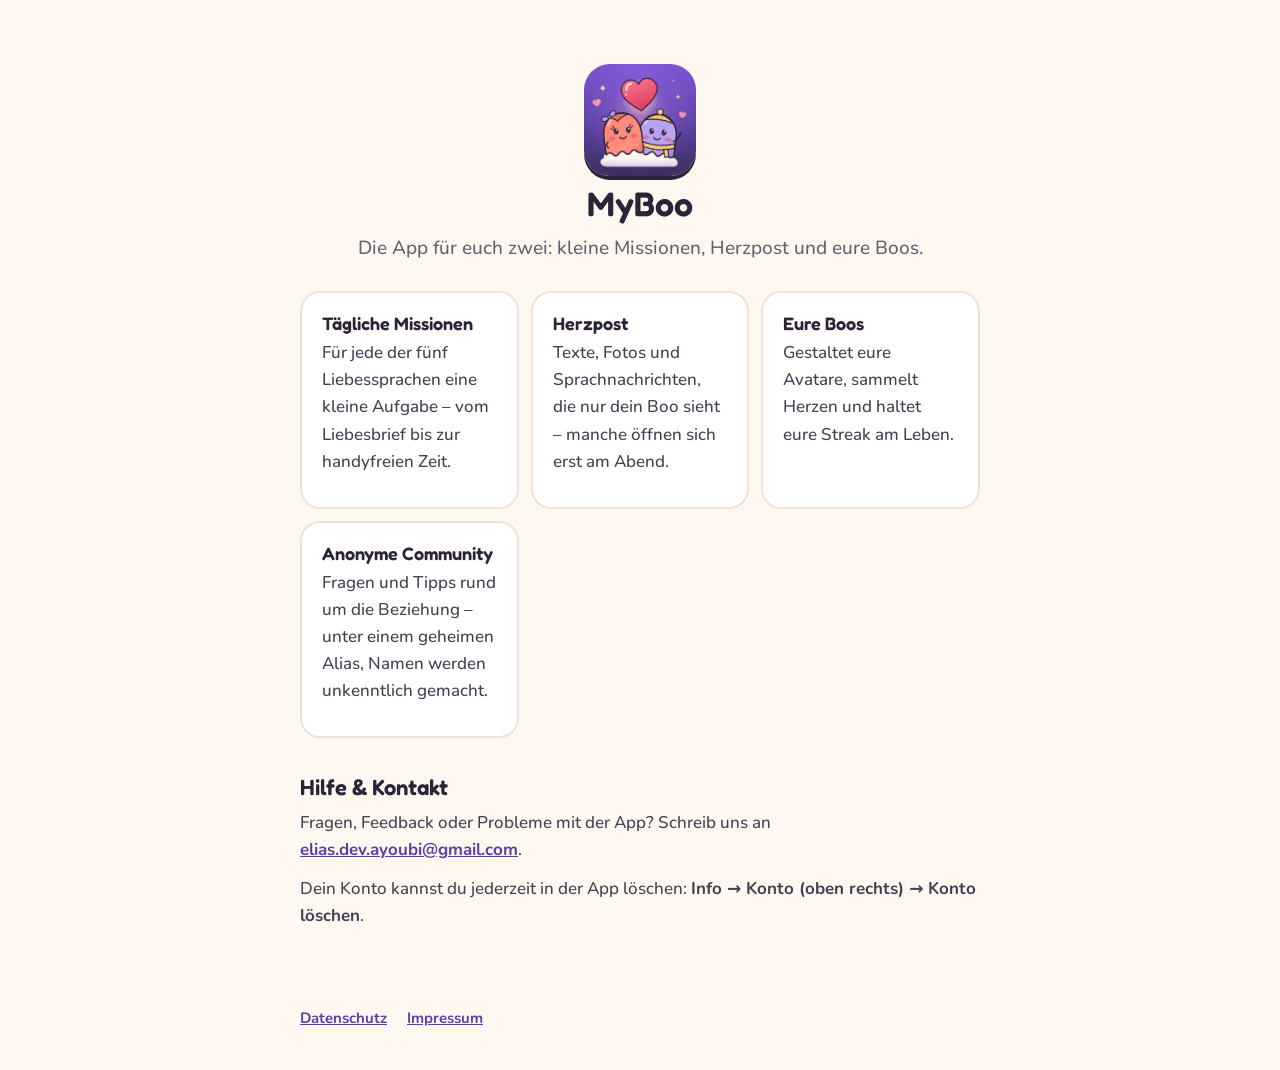
<file: index.html>
<!doctype html>
<html lang="de">
<head>
<meta charset="utf-8">
<meta name="viewport" content="width=device-width, initial-scale=1">
<title>MyBoo – die App für euch zwei</title>
<meta name="description" content="MyBoo ist die Paar-App mit Boo-Avataren, kleinen Missionen für jede Liebessprache, Herzpost und einer anonymen Community.">
<link rel="icon" href="icon.png">
<link rel="stylesheet" href="style.css">
</head>
<body>
<main>
  <section class="hero">
    <img src="icon.png" alt="MyBoo App-Icon">
    <h1>MyBoo</h1>
    <p class="lead">Die App für euch zwei: kleine Missionen, Herzpost und eure Boos.</p>
  </section>

  <div class="features">
    <div class="card">
      <h3>Tägliche Missionen</h3>
      <p>Für jede der fünf Liebessprachen eine kleine Aufgabe – vom Liebesbrief bis zur handyfreien Zeit.</p>
    </div>
    <div class="card">
      <h3>Herzpost</h3>
      <p>Texte, Fotos und Sprachnachrichten, die nur dein Boo sieht – manche öffnen sich erst am Abend.</p>
    </div>
    <div class="card">
      <h3>Eure Boos</h3>
      <p>Gestaltet eure Avatare, sammelt Herzen und haltet eure Streak am Leben.</p>
    </div>
    <div class="card">
      <h3>Anonyme Community</h3>
      <p>Fragen und Tipps rund um die Beziehung – unter einem geheimen Alias, Namen werden unkenntlich gemacht.</p>
    </div>
  </div>

  <h2>Hilfe &amp; Kontakt</h2>
  <p>Fragen, Feedback oder Probleme mit der App? Schreib uns an <a href="mailto:elias.dev.ayoubi@gmail.com">elias.dev.ayoubi@gmail.com</a>.</p>
  <p>Dein Konto kannst du jederzeit in der App löschen: <strong>Info → Konto (oben rechts) → Konto löschen</strong>.</p>
</main>
<footer>
  <a href="datenschutz.html">Datenschutz</a>
  <a href="impressum.html">Impressum</a>
</footer>
</body>
</html>
</file>
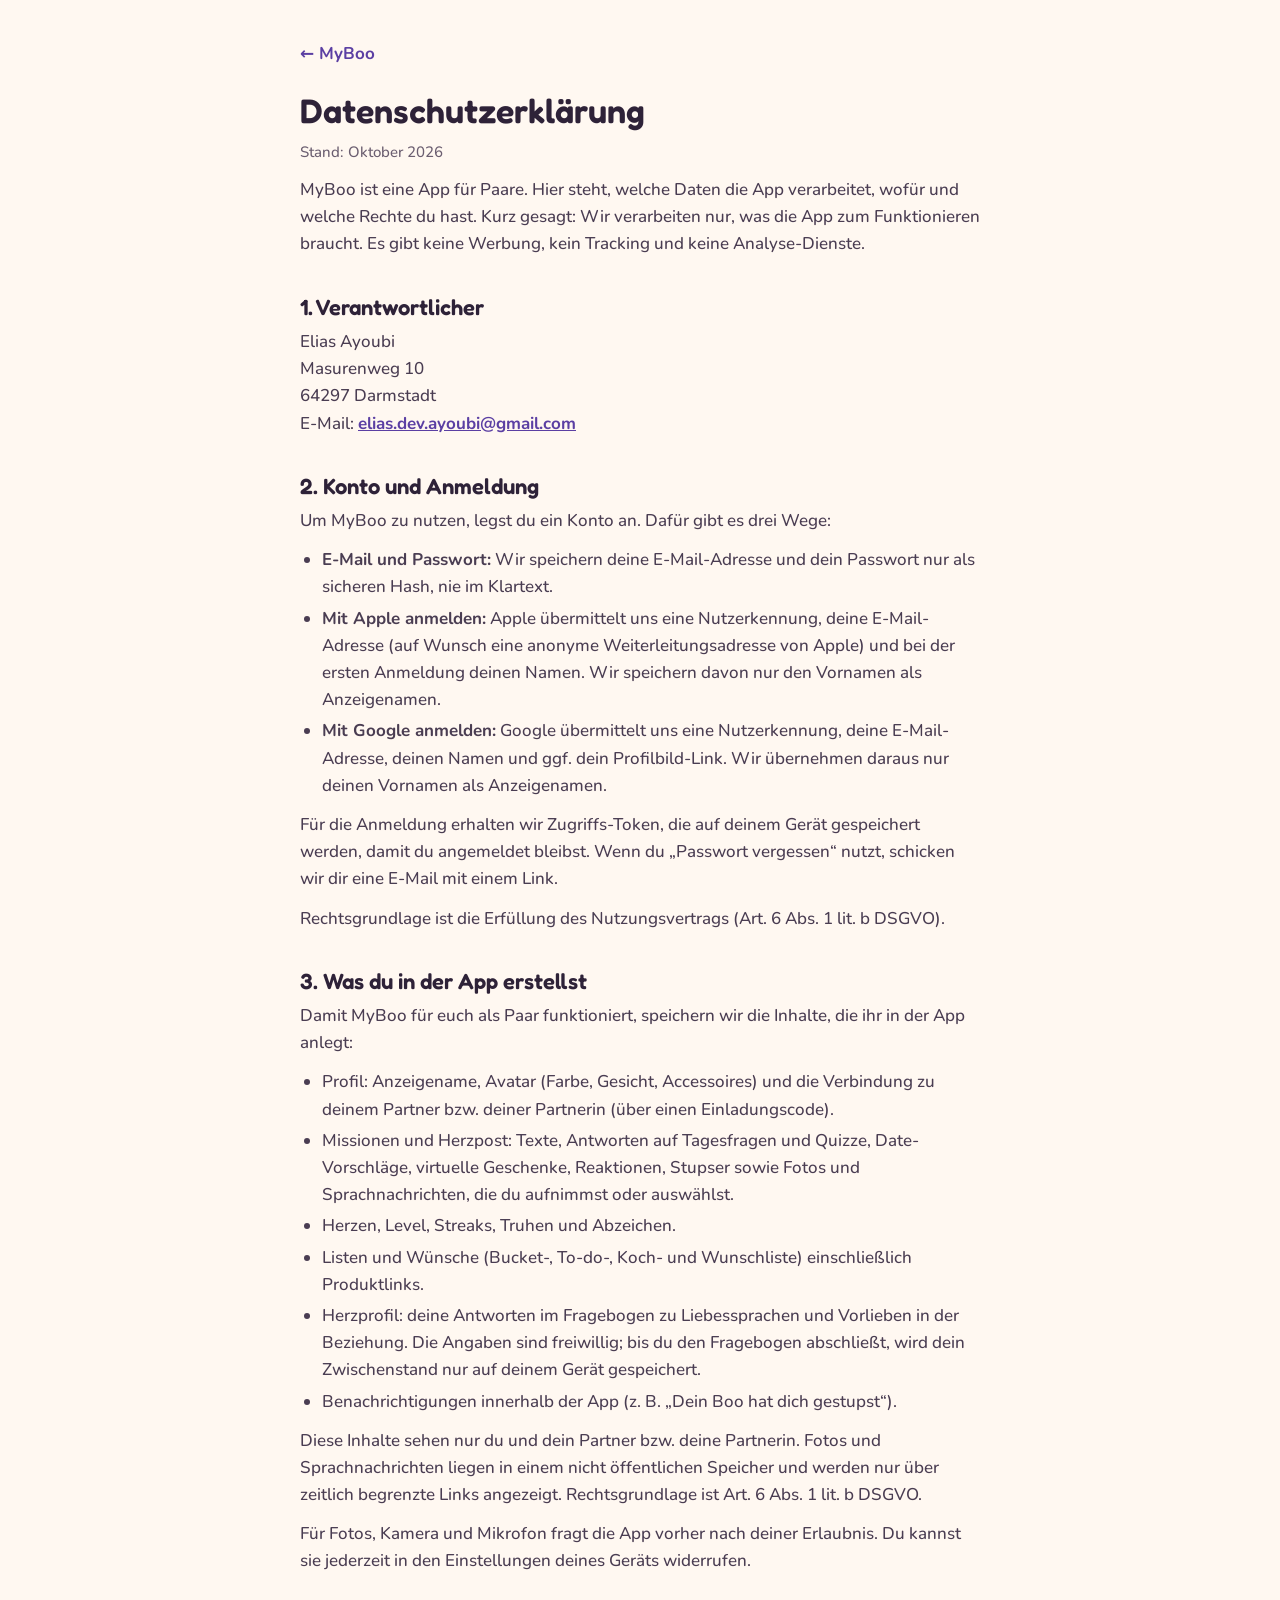
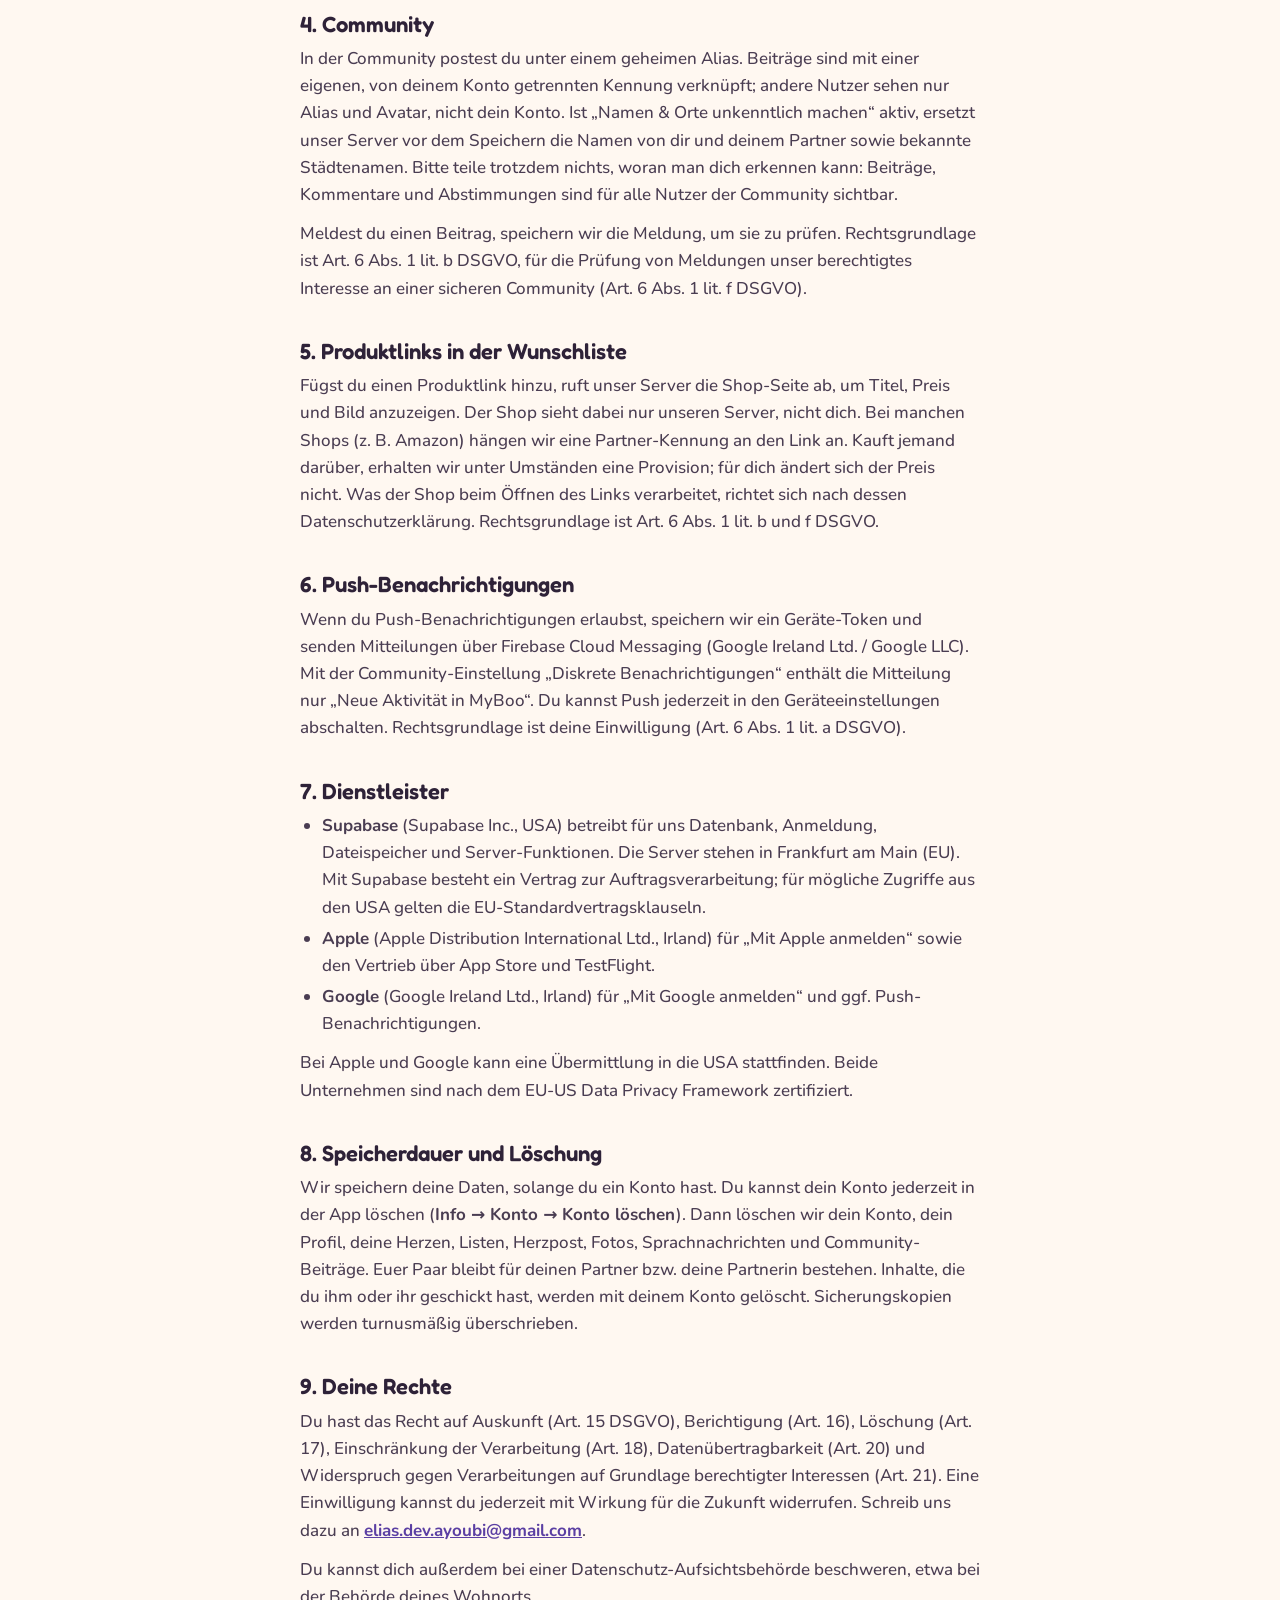
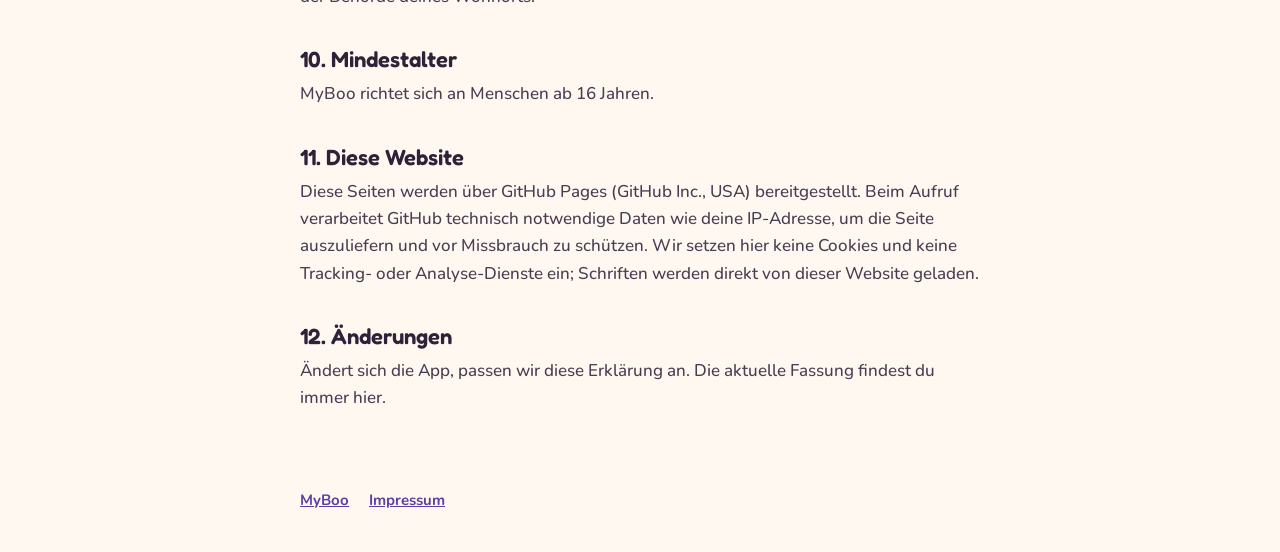
<file: datenschutz.html>
<!doctype html>
<html lang="de">
<head>
<meta charset="utf-8">
<meta name="viewport" content="width=device-width, initial-scale=1">
<title>Datenschutz – MyBoo</title>
<link rel="icon" href="icon.png">
<link rel="stylesheet" href="style.css">
</head>
<body>
<main>
  <nav class="top"><a href="index.html">← MyBoo</a></nav>
  <h1>Datenschutzerklärung</h1>
  <p class="stand">Stand: Oktober 2026</p>

  <p>MyBoo ist eine App für Paare. Hier steht, welche Daten die App verarbeitet, wofür und welche Rechte du hast. Kurz gesagt: Wir verarbeiten nur, was die App zum Funktionieren braucht. Es gibt keine Werbung, kein Tracking und keine Analyse-Dienste.</p>

  <h2>1. Verantwortlicher</h2>
  <p>Elias Ayoubi<br>Masurenweg 10<br>64297 Darmstadt<br>E-Mail: <a href="mailto:elias.dev.ayoubi@gmail.com">elias.dev.ayoubi@gmail.com</a></p>

  <h2>2. Konto und Anmeldung</h2>
  <p>Um MyBoo zu nutzen, legst du ein Konto an. Dafür gibt es drei Wege:</p>
  <ul>
    <li><strong>E-Mail und Passwort:</strong> Wir speichern deine E-Mail-Adresse und dein Passwort nur als sicheren Hash, nie im Klartext.</li>
    <li><strong>Mit Apple anmelden:</strong> Apple übermittelt uns eine Nutzerkennung, deine E-Mail-Adresse (auf Wunsch eine anonyme Weiterleitungsadresse von Apple) und bei der ersten Anmeldung deinen Namen. Wir speichern davon nur den Vornamen als Anzeigenamen.</li>
    <li><strong>Mit Google anmelden:</strong> Google übermittelt uns eine Nutzerkennung, deine E-Mail-Adresse, deinen Namen und ggf. dein Profilbild-Link. Wir übernehmen daraus nur deinen Vornamen als Anzeigenamen.</li>
  </ul>
  <p>Für die Anmeldung erhalten wir Zugriffs-Token, die auf deinem Gerät gespeichert werden, damit du angemeldet bleibst. Wenn du „Passwort vergessen“ nutzt, schicken wir dir eine E-Mail mit einem Link.</p>
  <p>Rechtsgrundlage ist die Erfüllung des Nutzungsvertrags (Art. 6 Abs. 1 lit. b DSGVO).</p>

  <h2>3. Was du in der App erstellst</h2>
  <p>Damit MyBoo für euch als Paar funktioniert, speichern wir die Inhalte, die ihr in der App anlegt:</p>
  <ul>
    <li>Profil: Anzeigename, Avatar (Farbe, Gesicht, Accessoires) und die Verbindung zu deinem Partner bzw. deiner Partnerin (über einen Einladungscode).</li>
    <li>Missionen und Herzpost: Texte, Antworten auf Tagesfragen und Quizze, Date-Vorschläge, virtuelle Geschenke, Reaktionen, Stupser sowie Fotos und Sprachnachrichten, die du aufnimmst oder auswählst.</li>
    <li>Herzen, Level, Streaks, Truhen und Abzeichen.</li>
    <li>Listen und Wünsche (Bucket-, To-do-, Koch- und Wunschliste) einschließlich Produktlinks.</li>
    <li>Herzprofil: deine Antworten im Fragebogen zu Liebessprachen und Vorlieben in der Beziehung. Die Angaben sind freiwillig; bis du den Fragebogen abschließt, wird dein Zwischenstand nur auf deinem Gerät gespeichert.</li>
    <li>Benachrichtigungen innerhalb der App (z. B. „Dein Boo hat dich gestupst“).</li>
  </ul>
  <p>Diese Inhalte sehen nur du und dein Partner bzw. deine Partnerin. Fotos und Sprachnachrichten liegen in einem nicht öffentlichen Speicher und werden nur über zeitlich begrenzte Links angezeigt. Rechtsgrundlage ist Art. 6 Abs. 1 lit. b DSGVO.</p>
  <p>Für Fotos, Kamera und Mikrofon fragt die App vorher nach deiner Erlaubnis. Du kannst sie jederzeit in den Einstellungen deines Geräts widerrufen.</p>

  <h2>4. Community</h2>
  <p>In der Community postest du unter einem geheimen Alias. Beiträge sind mit einer eigenen, von deinem Konto getrennten Kennung verknüpft; andere Nutzer sehen nur Alias und Avatar, nicht dein Konto. Ist „Namen &amp; Orte unkenntlich machen“ aktiv, ersetzt unser Server vor dem Speichern die Namen von dir und deinem Partner sowie bekannte Städtenamen. Bitte teile trotzdem nichts, woran man dich erkennen kann: Beiträge, Kommentare und Abstimmungen sind für alle Nutzer der Community sichtbar.</p>
  <p>Meldest du einen Beitrag, speichern wir die Meldung, um sie zu prüfen. Rechtsgrundlage ist Art. 6 Abs. 1 lit. b DSGVO, für die Prüfung von Meldungen unser berechtigtes Interesse an einer sicheren Community (Art. 6 Abs. 1 lit. f DSGVO).</p>

  <h2>5. Produktlinks in der Wunschliste</h2>
  <p>Fügst du einen Produktlink hinzu, ruft unser Server die Shop-Seite ab, um Titel, Preis und Bild anzuzeigen. Der Shop sieht dabei nur unseren Server, nicht dich. Bei manchen Shops (z. B. Amazon) hängen wir eine Partner-Kennung an den Link an. Kauft jemand darüber, erhalten wir unter Umständen eine Provision; für dich ändert sich der Preis nicht. Was der Shop beim Öffnen des Links verarbeitet, richtet sich nach dessen Datenschutzerklärung. Rechtsgrundlage ist Art. 6 Abs. 1 lit. b und f DSGVO.</p>

  <h2>6. Push-Benachrichtigungen</h2>
  <p>Wenn du Push-Benachrichtigungen erlaubst, speichern wir ein Geräte-Token und senden Mitteilungen über Firebase Cloud Messaging (Google Ireland Ltd. / Google LLC). Mit der Community-Einstellung „Diskrete Benachrichtigungen“ enthält die Mitteilung nur „Neue Aktivität in MyBoo“. Du kannst Push jederzeit in den Geräteeinstellungen abschalten. Rechtsgrundlage ist deine Einwilligung (Art. 6 Abs. 1 lit. a DSGVO).</p>

  <h2>7. Dienstleister</h2>
  <ul>
    <li><strong>Supabase</strong> (Supabase Inc., USA) betreibt für uns Datenbank, Anmeldung, Dateispeicher und Server-Funktionen. Die Server stehen in Frankfurt am Main (EU). Mit Supabase besteht ein Vertrag zur Auftragsverarbeitung; für mögliche Zugriffe aus den USA gelten die EU-Standardvertragsklauseln.</li>
    <li><strong>Apple</strong> (Apple Distribution International Ltd., Irland) für „Mit Apple anmelden“ sowie den Vertrieb über App Store und TestFlight.</li>
    <li><strong>Google</strong> (Google Ireland Ltd., Irland) für „Mit Google anmelden“ und ggf. Push-Benachrichtigungen.</li>
  </ul>
  <p>Bei Apple und Google kann eine Übermittlung in die USA stattfinden. Beide Unternehmen sind nach dem EU-US Data Privacy Framework zertifiziert.</p>

  <h2>8. Speicherdauer und Löschung</h2>
  <p>Wir speichern deine Daten, solange du ein Konto hast. Du kannst dein Konto jederzeit in der App löschen (<strong>Info → Konto → Konto löschen</strong>). Dann löschen wir dein Konto, dein Profil, deine Herzen, Listen, Herzpost, Fotos, Sprachnachrichten und Community-Beiträge. Euer Paar bleibt für deinen Partner bzw. deine Partnerin bestehen. Inhalte, die du ihm oder ihr geschickt hast, werden mit deinem Konto gelöscht. Sicherungskopien werden turnusmäßig überschrieben.</p>

  <h2>9. Deine Rechte</h2>
  <p>Du hast das Recht auf Auskunft (Art. 15 DSGVO), Berichtigung (Art. 16), Löschung (Art. 17), Einschränkung der Verarbeitung (Art. 18), Datenübertragbarkeit (Art. 20) und Widerspruch gegen Verarbeitungen auf Grundlage berechtigter Interessen (Art. 21). Eine Einwilligung kannst du jederzeit mit Wirkung für die Zukunft widerrufen. Schreib uns dazu an <a href="mailto:elias.dev.ayoubi@gmail.com">elias.dev.ayoubi@gmail.com</a>.</p>
  <p>Du kannst dich außerdem bei einer Datenschutz-Aufsichtsbehörde beschweren, etwa bei der Behörde deines Wohnorts.</p>

  <h2>10. Mindestalter</h2>
  <p>MyBoo richtet sich an Menschen ab 16 Jahren.</p>

  <h2>11. Diese Website</h2>
  <p>Diese Seiten werden über GitHub Pages (GitHub Inc., USA) bereitgestellt. Beim Aufruf verarbeitet GitHub technisch notwendige Daten wie deine IP-Adresse, um die Seite auszuliefern und vor Missbrauch zu schützen. Wir setzen hier keine Cookies und keine Tracking- oder Analyse-Dienste ein; Schriften werden direkt von dieser Website geladen.</p>

  <h2>12. Änderungen</h2>
  <p>Ändert sich die App, passen wir diese Erklärung an. Die aktuelle Fassung findest du immer hier.</p>
</main>
<footer>
  <a href="index.html">MyBoo</a>
  <a href="impressum.html">Impressum</a>
</footer>
</body>
</html>
</file>
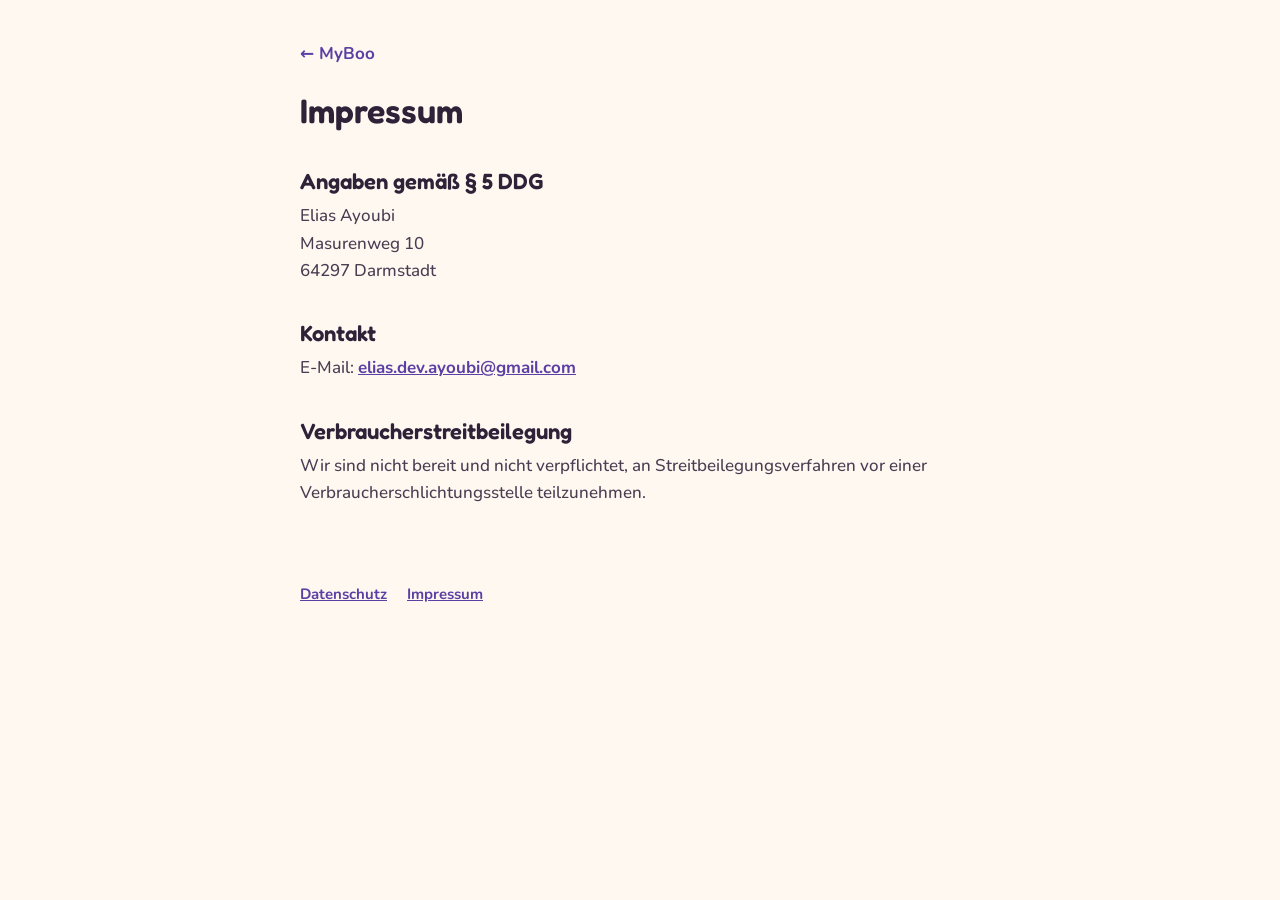
<file: impressum.html>
<!doctype html>
<html lang="de">
<head>
<meta charset="utf-8">
<meta name="viewport" content="width=device-width, initial-scale=1">
<title>Impressum – MyBoo</title>
<link rel="icon" href="icon.png">
<link rel="stylesheet" href="style.css">
</head>
<body>
<main>
  <nav class="top"><a href="index.html">← MyBoo</a></nav>
  <h1>Impressum</h1>

  <h2>Angaben gemäß § 5 DDG</h2>
  <p>Elias Ayoubi<br>Masurenweg 10<br>64297 Darmstadt</p>

  <h2>Kontakt</h2>
  <p>E-Mail: <a href="mailto:elias.dev.ayoubi@gmail.com">elias.dev.ayoubi@gmail.com</a></p>

  <h2>Verbraucherstreitbeilegung</h2>
  <p>Wir sind nicht bereit und nicht verpflichtet, an Streitbeilegungsverfahren vor einer Verbraucherschlichtungsstelle teilzunehmen.</p>
</main>
<footer>
  <a href="datenschutz.html">Datenschutz</a>
  <a href="impressum.html">Impressum</a>
</footer>
</body>
</html>
</file>
<file: style.css>
@font-face { font-family: "Fredoka"; src: url("fonts/Fredoka.ttf") format("truetype"); font-weight: 300 700; font-display: swap; }
@font-face { font-family: "Nunito"; src: url("fonts/Nunito.ttf") format("truetype"); font-weight: 200 1000; font-display: swap; }

:root {
  --bg: #FFF8F1;
  --surface: #FFFFFF;
  --ink: #2E2238;
  --text: #4A3D52;
  --muted: #6B5E70;
  --border: #F0E2D6;
  --coral: #FF8A7A;
  --lilac: #ECE4FF;
  --link: #5B3FA3;
}

* { box-sizing: border-box; }
html { -webkit-text-size-adjust: 100%; }
body {
  margin: 0;
  background: var(--bg);
  color: var(--text);
  font: 500 17px/1.6 "Nunito", system-ui, -apple-system, sans-serif;
}
main { max-width: 720px; margin: 0 auto; padding: 40px 20px 64px; }
h1, h2, h3 { font-family: "Fredoka", "Nunito", sans-serif; color: var(--ink); line-height: 1.2; }
h1 { font-size: 34px; font-weight: 600; margin: 0 0 8px; }
h2 { font-size: 22px; font-weight: 600; margin: 36px 0 8px; }
h3 { font-size: 18px; font-weight: 600; margin: 24px 0 4px; }
p, ul { margin: 0 0 12px; }
ul { padding-left: 22px; }
li { margin-bottom: 4px; }
a { color: var(--link); font-weight: 700; }
.lead { font-size: 19px; color: var(--muted); margin-bottom: 28px; }
.card { background: var(--surface); border: 2px solid var(--border); border-radius: 20px; padding: 20px; margin: 16px 0; }
.hero { text-align: center; padding-top: 24px; }
.hero img { width: 112px; height: 112px; border-radius: 26px; box-shadow: 0 4px 0 var(--ink); }
.features { display: grid; gap: 12px; grid-template-columns: repeat(auto-fit, minmax(200px, 1fr)); margin: 24px 0; }
.features .card { margin: 0; }
.features h3 { margin-top: 0; }
nav.top { margin-bottom: 24px; }
nav.top a { text-decoration: none; }
footer { max-width: 720px; margin: 0 auto; padding: 0 20px 40px; color: var(--muted); font-size: 15px; }
footer a { margin-right: 16px; }
.stand { color: var(--muted); font-size: 15px; }
</file>
